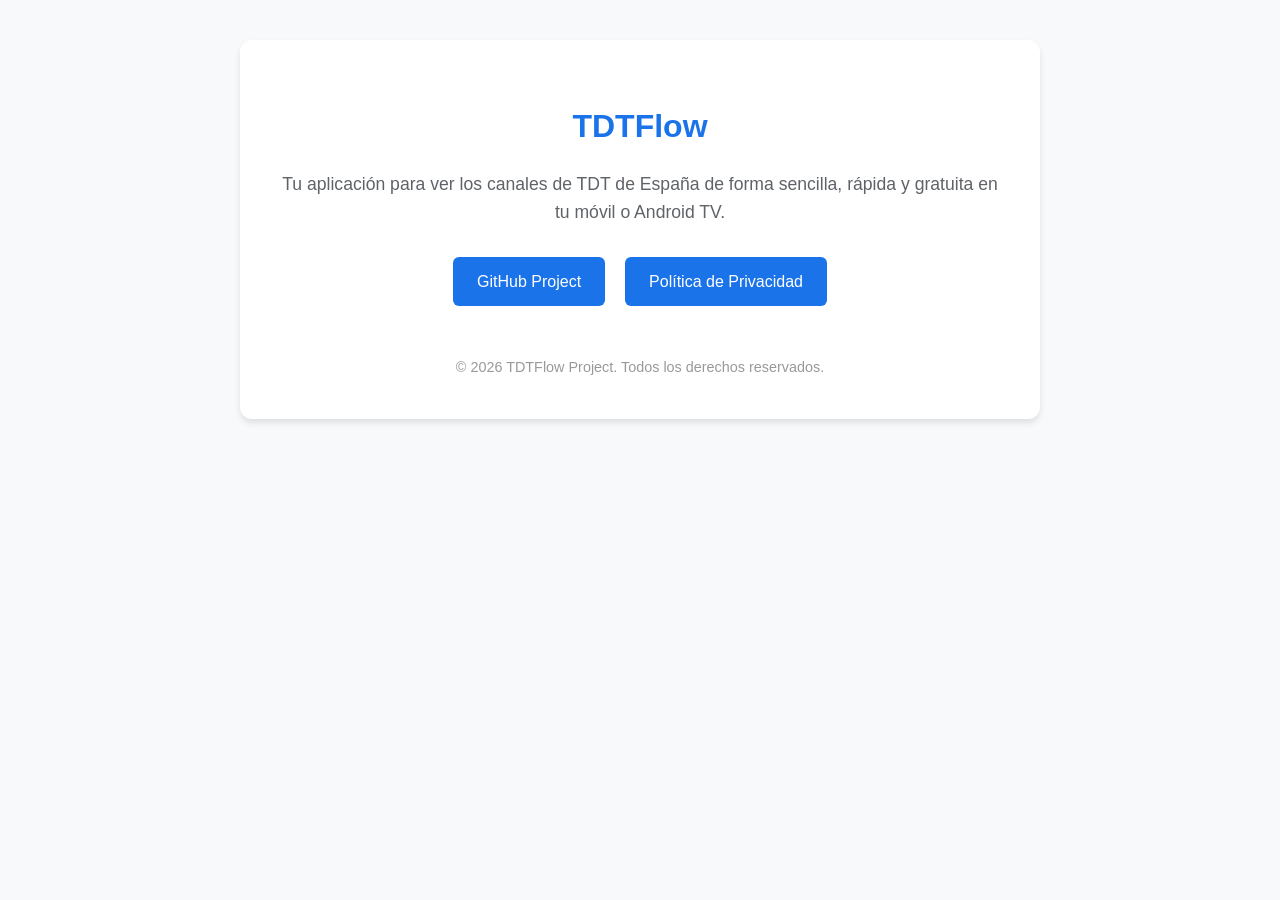
<file: index.html>
<!DOCTYPE html>
<html lang="es">
<head>
    <meta charset="UTF-8">
    <meta name="viewport" content="width=device-width, initial-scale=1.0">
    <title>TDTFlow - Televisión en Vivo</title>
    <link rel="stylesheet" href="site.css">
</head>
<body>
    <div class="container">
        <h1>TDTFlow</h1>
        <p>Tu aplicación para ver los canales de TDT de España de forma sencilla, rápida y gratuita en tu móvil o Android TV.</p>
        
        <div class="links">
            <a href="https://github.com/pedrogm80/TDTFlow" class="btn">GitHub Project</a>
            <a href="PRIVACY_POLICY.html" class="btn">Política de Privacidad</a>
        </div>

        <div class="footer">
            &copy; 2026 TDTFlow Project. Todos los derechos reservados.
        </div>
    </div>
</body>
</html>
</file>
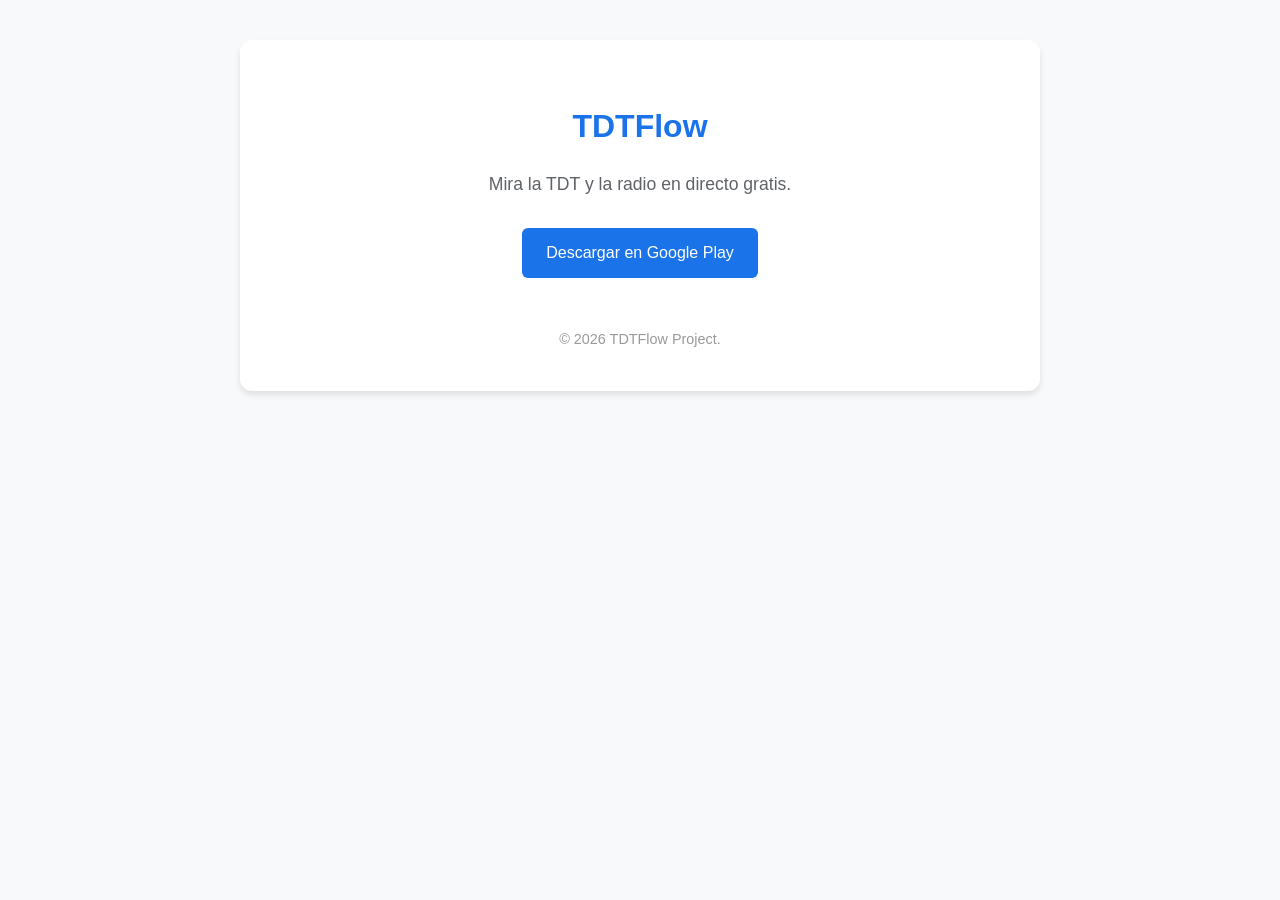
<file: canal.html>
<!DOCTYPE html>
<html lang="es">
<head>
    <meta charset="UTF-8">
    <meta name="viewport" content="width=device-width, initial-scale=1.0">
    <title>Ver en directo con TDTFlow</title>
    <meta name="description" content="Mira la TDT y la radio en directo gratis con TDTFlow, en tu móvil o Android TV.">
    <meta property="og:title" content="Míralo en directo con TDTFlow">
    <meta property="og:description" content="TDT y radio en directo gratis, en tu móvil o Android TV.">
    <meta property="og:type" content="website">
    <link rel="stylesheet" href="site.css">
</head>
<body>
    <div class="container">
        <h1>TDTFlow</h1>
        <p id="message">Mira la TDT y la radio en directo gratis.</p>

        <div class="links">
            <a id="open-app" href="#" class="btn">Abrir en TDTFlow</a>
            <a id="play-store" href="https://play.google.com/store/apps/details?id=com.pedrogm.tdtflow" class="btn">Descargar en Google Play</a>
        </div>

        <div class="footer">
            &copy; 2026 TDTFlow Project.
        </div>
    </div>

    <script>
        (function () {
            var PLAY_URL = "https://play.google.com/store/apps/details?id=com.pedrogm.tdtflow";
            var channel = new URLSearchParams(window.location.search).get("c");
            var openApp = document.getElementById("open-app");

            if (!channel) {
                openApp.style.display = "none";
                return;
            }

            // textContent: el nombre viene de la URL y no debe interpretarse como HTML.
            document.getElementById("message").textContent = "Te han compartido " + channel + " en directo.";

            // En Android, Chrome abre la app si está instalada y, si no, va a Google Play.
            var deepLink = "intent://channel?c=" + encodeURIComponent(channel) +
                "#Intent;scheme=tdtflow;package=com.pedrogm.tdtflow;" +
                "S.browser_fallback_url=" + encodeURIComponent(PLAY_URL) + ";end";

            if (/android/i.test(navigator.userAgent)) {
                openApp.href = deepLink;
                window.location.href = deepLink;
            } else {
                openApp.style.display = "none";
            }
        })();
    </script>
</body>
</html>
</file>
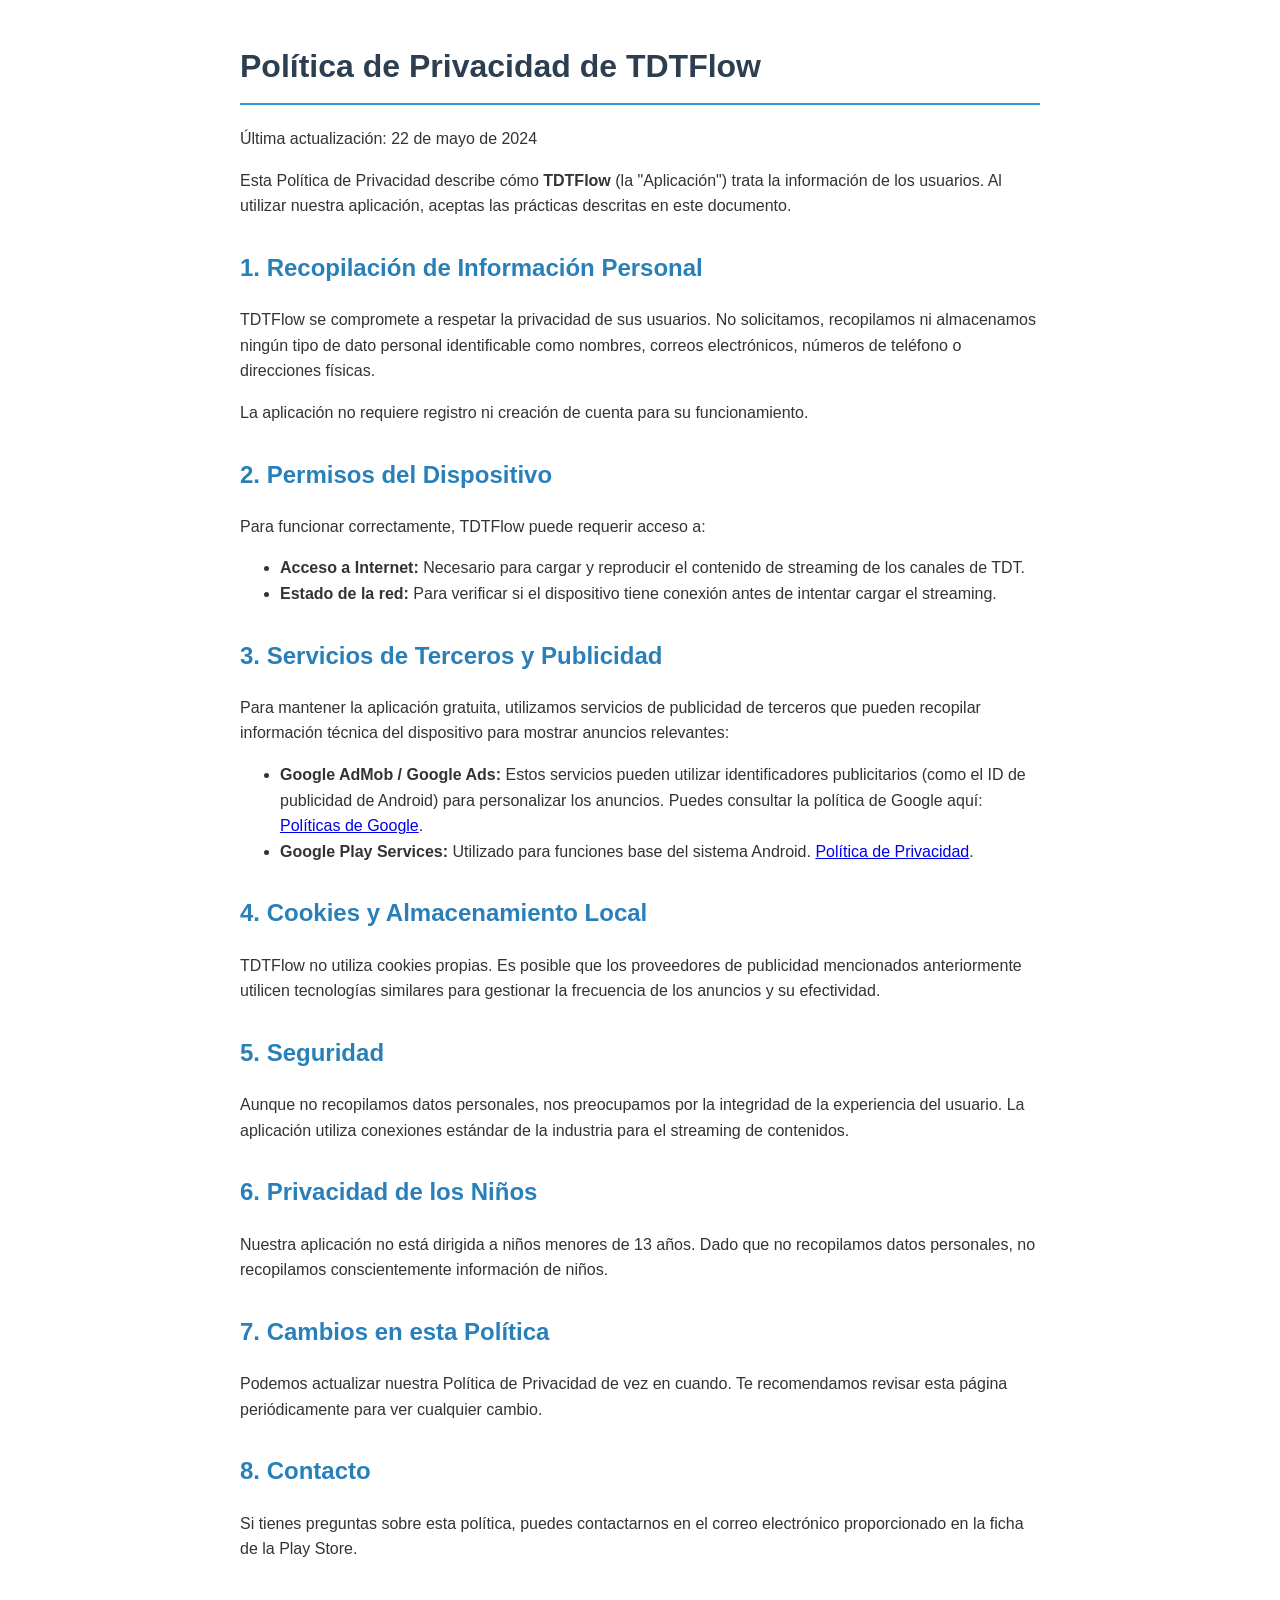
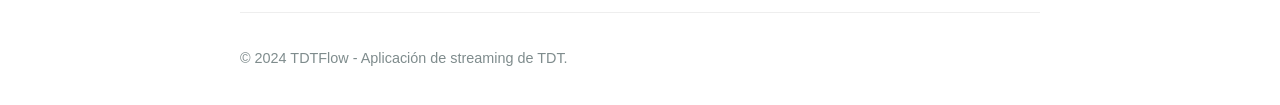
<file: PRIVACY_POLICY.html>
<!DOCTYPE html>
<html lang="es">
<head>
    <meta charset="UTF-8">
    <meta name="viewport" content="width=device-width, initial-scale=1.0">
    <title>Política de Privacidad - TDTFlow</title>
    <style>
        body { font-family: -apple-system, BlinkMacSystemFont, "Segoe UI", Roboto, Helvetica, Arial, sans-serif; line-height: 1.6; color: #333; max-width: 800px; margin: 0 auto; padding: 20px; }
        h1 { color: #2c3e50; border-bottom: 2px solid #3498db; padding-bottom: 10px; }
        h2 { color: #2980b9; margin-top: 30px; }
        p { margin-bottom: 15px; }
        .footer { margin-top: 50px; font-size: 0.9em; color: #7f8c8d; border-top: 1px solid #eee; padding-top: 20px; }
    </style>
</head>
<body>

    <h1>Política de Privacidad de TDTFlow</h1>
    <p>Última actualización: 22 de mayo de 2024</p>

    <p>Esta Política de Privacidad describe cómo <strong>TDTFlow</strong> (la "Aplicación") trata la información de los usuarios. Al utilizar nuestra aplicación, aceptas las prácticas descritas en este documento.</p>

    <h2>1. Recopilación de Información Personal</h2>
    <p>TDTFlow se compromete a respetar la privacidad de sus usuarios. No solicitamos, recopilamos ni almacenamos ningún tipo de dato personal identificable como nombres, correos electrónicos, números de teléfono o direcciones físicas.</p>
    <p>La aplicación no requiere registro ni creación de cuenta para su funcionamiento.</p>

    <h2>2. Permisos del Dispositivo</h2>
    <p>Para funcionar correctamente, TDTFlow puede requerir acceso a:</p>
    <ul>
        <li><strong>Acceso a Internet:</strong> Necesario para cargar y reproducir el contenido de streaming de los canales de TDT.</li>
        <li><strong>Estado de la red:</strong> Para verificar si el dispositivo tiene conexión antes de intentar cargar el streaming.</li>
    </ul>

    <h2>3. Servicios de Terceros y Publicidad</h2>
    <p>Para mantener la aplicación gratuita, utilizamos servicios de publicidad de terceros que pueden recopilar información técnica del dispositivo para mostrar anuncios relevantes:</p>
    <ul>
        <li><strong>Google AdMob / Google Ads:</strong> Estos servicios pueden utilizar identificadores publicitarios (como el ID de publicidad de Android) para personalizar los anuncios. Puedes consultar la política de Google aquí: <a href="https://policies.google.com/privacy" target="_blank">Políticas de Google</a>.</li>
        <li><strong>Google Play Services:</strong> Utilizado para funciones base del sistema Android. <a href="https://www.google.com/policies/privacy/" target="_blank">Política de Privacidad</a>.</li>
    </ul>

    <h2>4. Cookies y Almacenamiento Local</h2>
    <p>TDTFlow no utiliza cookies propias. Es posible que los proveedores de publicidad mencionados anteriormente utilicen tecnologías similares para gestionar la frecuencia de los anuncios y su efectividad.</p>

    <h2>5. Seguridad</h2>
    <p>Aunque no recopilamos datos personales, nos preocupamos por la integridad de la experiencia del usuario. La aplicación utiliza conexiones estándar de la industria para el streaming de contenidos.</p>

    <h2>6. Privacidad de los Niños</h2>
    <p>Nuestra aplicación no está dirigida a niños menores de 13 años. Dado que no recopilamos datos personales, no recopilamos conscientemente información de niños.</p>

    <h2>7. Cambios en esta Política</h2>
    <p>Podemos actualizar nuestra Política de Privacidad de vez en cuando. Te recomendamos revisar esta página periódicamente para ver cualquier cambio.</p>

    <h2>8. Contacto</h2>
    <p>Si tienes preguntas sobre esta política, puedes contactarnos en el correo electrónico proporcionado en la ficha de la Play Store.</p>

    <div class="footer">
        <p>&copy; 2024 TDTFlow - Aplicación de streaming de TDT.</p>
    </div>

</body>
</html>
</file>
<file: site.css>
body {
    font-family: -apple-system, BlinkMacSystemFont, "Segoe UI", Roboto, Helvetica, Arial, sans-serif;
    line-height: 1.6;
    color: #333;
    max-width: 800px;
    margin: 40px auto;
    padding: 0 20px;
    background-color: #f8f9fa;
}
.container {
    background: white;
    padding: 40px;
    border-radius: 12px;
    box-shadow: 0 4px 6px rgba(0,0,0,0.1);
    text-align: center;
}
h1 { color: #1a73e8; margin-bottom: 10px; }
p { color: #5f6368; font-size: 1.1em; }
.links { margin-top: 30px; display: flex; justify-content: center; gap: 20px; }
.btn {
    display: inline-block;
    padding: 12px 24px;
    background-color: #1a73e8;
    color: white;
    text-decoration: none;
    border-radius: 6px;
    transition: background 0.3s;
}
.btn:hover { background-color: #1557b0; }
.footer { margin-top: 50px; font-size: 0.9em; color: #999; }
</file>
